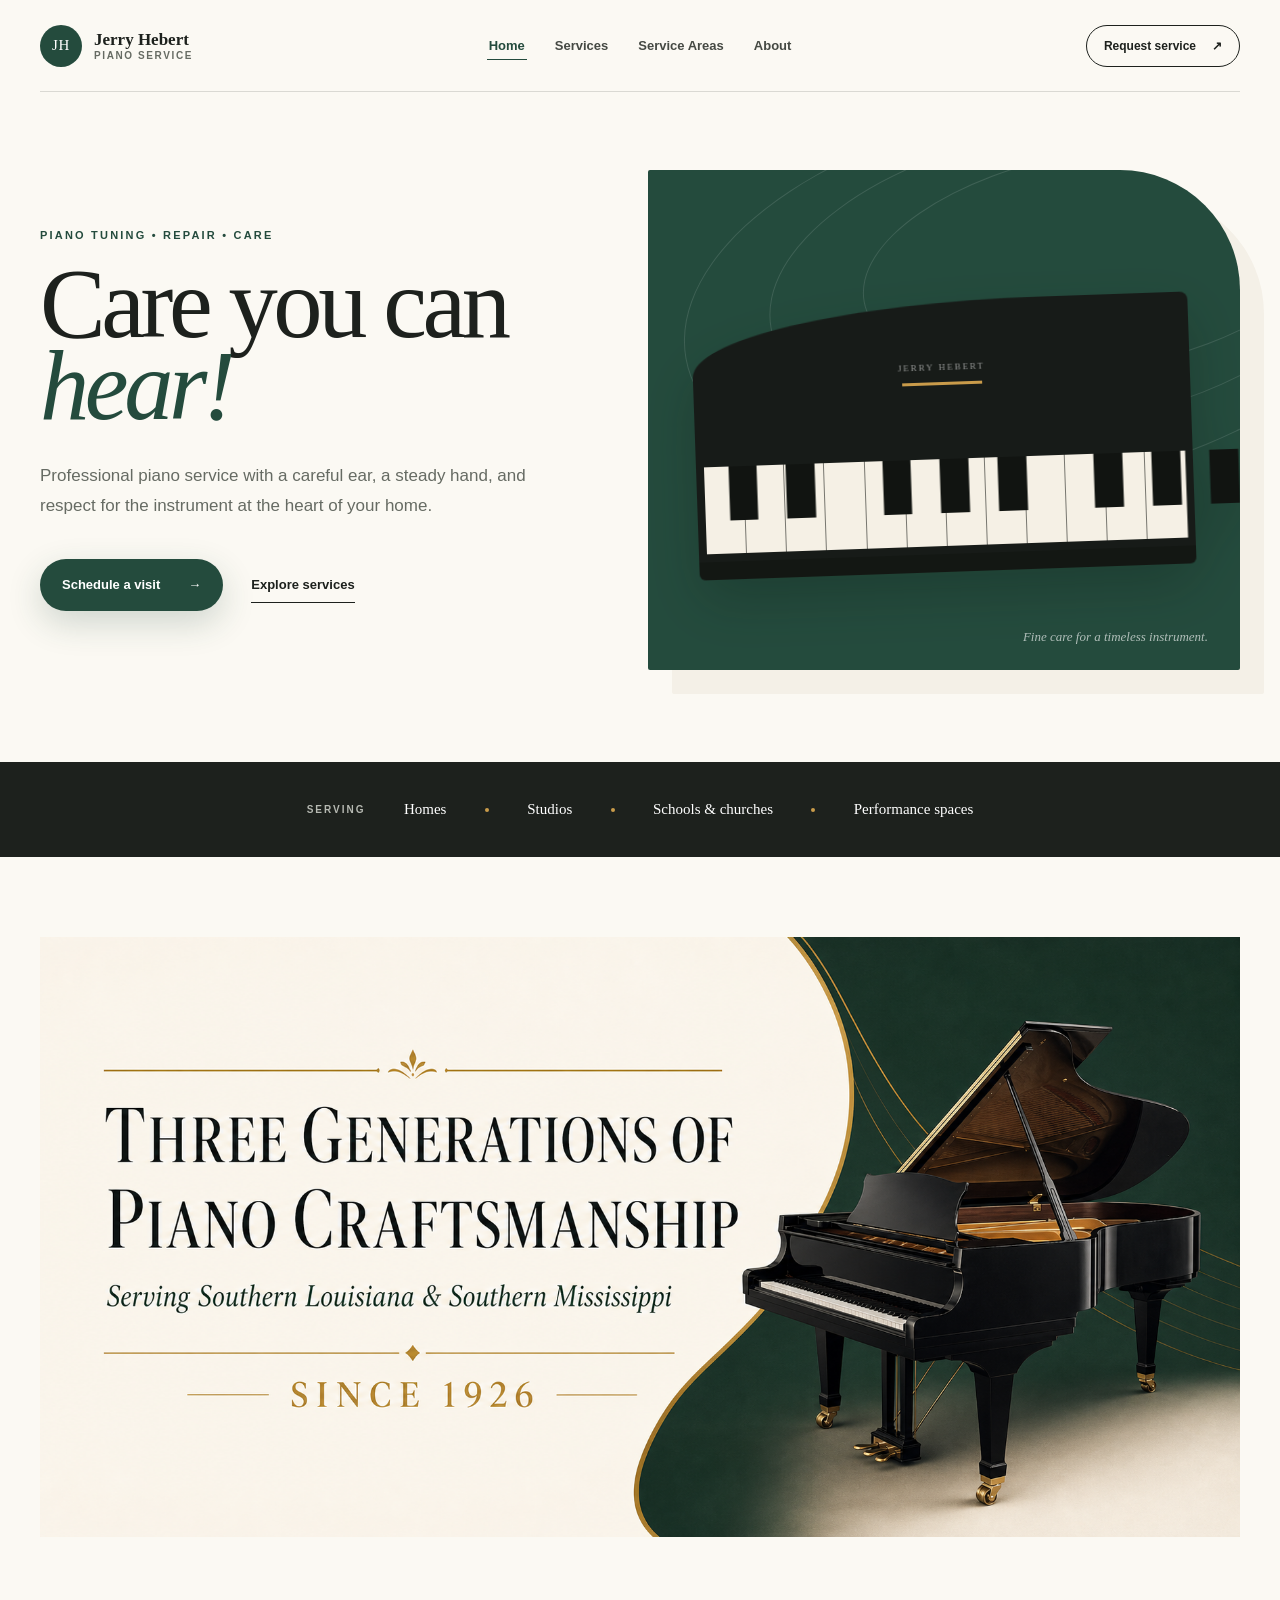
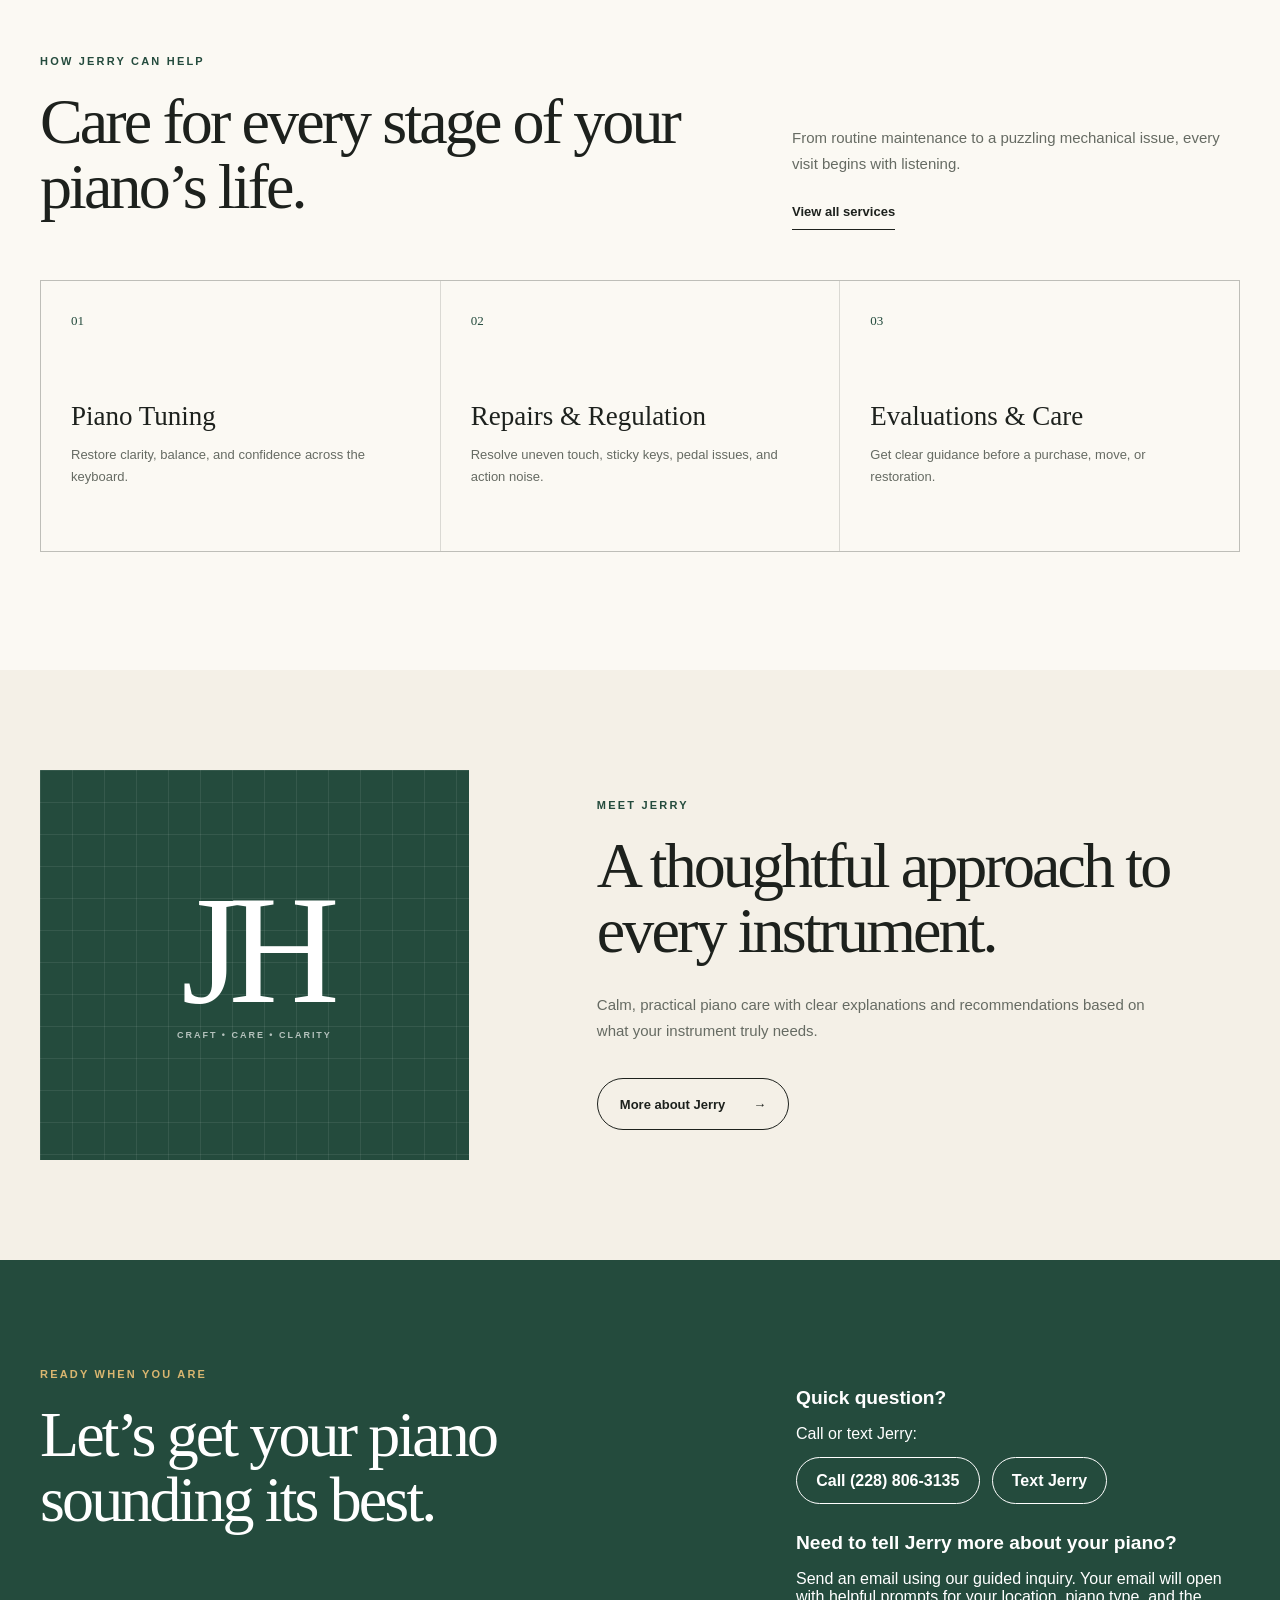
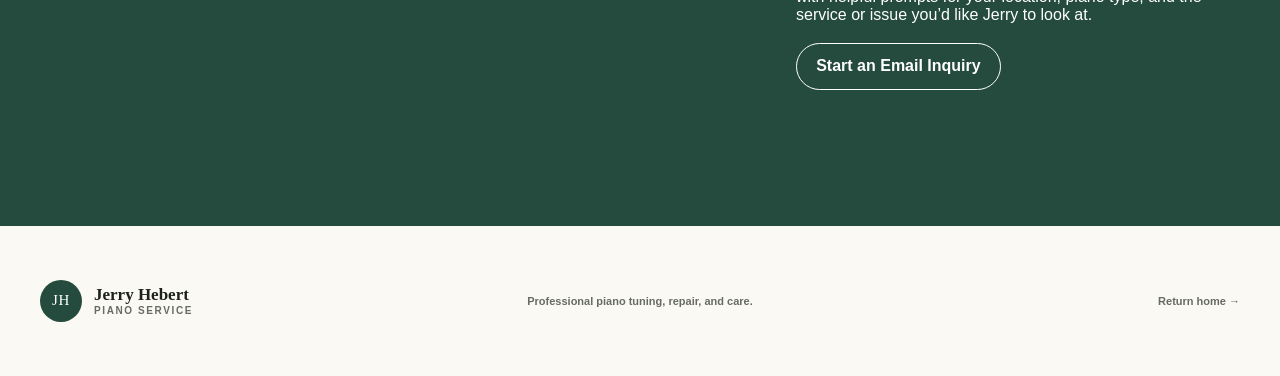
<file: index.html>
<!doctype html>
<html lang="en">
<head>
  <meta charset="utf-8">
  <meta name="viewport" content="width=device-width, initial-scale=1">
  <meta name="description" content="Professional piano tuning, repair, evaluation, and restoration from Jerry Hebert Piano Service. Serving Biloxi, the Mississippi Gulf Coast, New Iberia, and Acadiana.">

<title>Piano Tuning & Repair in Biloxi and New Iberia | Jerry Hebert Piano Service</title>
  <link rel="stylesheet" href="styles.css">
</head>
<body>
  <header class="site-header">
    <a class="brand" href="index.html" aria-label="Jerry Hebert Piano Service home">
      <span class="brand-mark" aria-hidden="true">JH</span>
      <span class="brand-copy"><strong>Jerry Hebert</strong><span>Piano Service</span></span>
    </a>
    <nav class="site-nav" aria-label="Main navigation">
      <a class="active" href="index.html" aria-current="page">Home</a>
      <a href="services.html">Services</a>
      <a href="service-areas.html">Service Areas</a>
      <a href="about.html">About</a>
    </nav>
    <a class="header-cta" href="#contact">Request service <span aria-hidden="true">↗</span></a>
  </header>

  <main>
    <section class="hero" aria-labelledby="hero-title">
      <div>
        <p class="eyebrow">Piano tuning • repair • care</p>
        <h1 id="hero-title">Care you can<span>hear!</span></h1>
        <p class="hero-intro">Professional piano service with a careful ear, a steady hand, and respect for the instrument at the heart of your home.</p>
        <div class="hero-actions">
          <a class="button button-primary" href="#contact">Schedule a visit <span aria-hidden="true">→</span></a>
          <a class="text-link" href="services.html">Explore services</a>
        </div>
      </div>

      <div class="hero-art" aria-hidden="true">
        <div class="sound-line sound-line-one"></div>
        <div class="sound-line sound-line-two"></div>
        <div class="sound-line sound-line-three"></div>
        <div class="piano">
          <div class="piano-top">JERRY HEBERT<i></i></div>
          <div class="piano-keys">
            <span class="white-key"></span><span class="white-key"></span><span class="white-key"></span><span class="white-key"></span>
            <span class="white-key"></span><span class="white-key"></span><span class="white-key"></span><span class="white-key"></span>
            <span class="white-key"></span><span class="white-key"></span><span class="white-key"></span><span class="white-key"></span>
            <span class="black-key" style="left:8%"></span><span class="black-key" style="left:20%"></span>
            <span class="black-key" style="left:40%"></span><span class="black-key" style="left:52%"></span>
            <span class="black-key" style="left:64%"></span><span class="black-key" style="left:84%"></span>
            <span class="black-key" style="left:96%"></span><span class="black-key" style="left:108%"></span>
          </div>
          <div class="piano-base"></div>
        </div>
        <p class="art-note">Fine care for a timeless instrument.</p>
      </div>
    </section>

    <div class="trust-strip" aria-label="Client types">
      <span>Serving</span><p>Homes</p><i></i><p>Studios</p><i></i><p>Schools & churches</p><i></i><p>Performance spaces</p>
    </div>
    <section class="heritage-feature">
  <img src="images/jerry-hebert-heritage-banner.png"
     alt="Jerry Hebert Piano Service three generations of piano craftsmanship since 1926">
</section>

    <section class="section" aria-labelledby="care-title">
      <div class="section-heading">
        <div><p class="eyebrow">How Jerry can help</p><h2 id="care-title">Care for every stage of your piano’s life.</h2></div>
        <div class="heading-action">
          <p>From routine maintenance to a puzzling mechanical issue, every visit begins with listening.</p>
          <a class="text-link" href="services.html">View all services</a>
        </div>
      </div>
      <div class="home-feature-grid">
        <article><span>01</span><h3>Piano Tuning</h3><p>Restore clarity, balance, and confidence across the keyboard.</p></article>
        <article><span>02</span><h3>Repairs & Regulation</h3><p>Resolve uneven touch, sticky keys, pedal issues, and action noise.</p></article>
        <article><span>03</span><h3>Evaluations & Care</h3><p>Get clear guidance before a purchase, move, or restoration.</p></article>
      </div>
    </section>

    <section class="home-about-preview" aria-labelledby="home-about-title">
      <div class="mini-monogram" aria-hidden="true"><span>JH</span><p>Craft • Care • Clarity</p></div>
      <div>
        <p class="eyebrow">Meet Jerry</p>
        <h2 id="home-about-title">A thoughtful approach to every instrument.</h2>
        <p>Calm, practical piano care with clear explanations and recommendations based on what your instrument truly needs.</p>
        <a class="button button-outline" href="about.html">More about Jerry <span aria-hidden="true">→</span></a>
      </div>
    </section>

    <section class="contact-section" id="contact" aria-labelledby="contact-title">
  <div>
    <p class="eyebrow">Ready when you are</p>
    <h2 id="contact-title">Let’s get your piano sounding its best.</h2>
  </div>

  <div class="contact-copy">
    <div class="contact-option">
      <h3>Quick question?</h3>
      <p>Call or text Jerry:</p>

      <div class="contact-actions">
        <a class="contact-link" href="tel:+12288063135">
          Call (228) 806-3135
        </a>

        <a class="contact-link" href="sms:+12288063135">
          Text Jerry
        </a>
      </div>
    </div>

    <div class="contact-option">
      <h3>Need to tell Jerry more about your piano?</h3>
      <p>
        Send an email using our guided inquiry. Your email will open with
        helpful prompts for your location, piano type, and the service or
        issue you’d like Jerry to look at.
      </p>

      <a
        class="contact-link contact-email"
        href="mailto:pianosurgeon@gmail.com?subject=Piano%20Service%20Inquiry%20from%20the%20Website&body=Hello%20Jerry%2C%0D%0A%0D%0AI%27m%20interested%20in%20your%20piano%20services.%0D%0A%0D%0AName%3A%0D%0ALocation%3A%0D%0AType%20of%20piano%3A%0D%0AService%20needed%20or%20issue%3A%0D%0A%0D%0AThank%20you%21"
      >
        Start an Email Inquiry
      </a>
    </div>
  </div>
</section>
  </main>

  <footer class="site-footer">
    <a class="brand" href="index.html">
      <span class="brand-mark" aria-hidden="true">JH</span>
      <span class="brand-copy"><strong>Jerry Hebert</strong><span>Piano Service</span></span>
    </a>
    <p>Professional piano tuning, repair, and care.</p>
    <a href="index.html">Return home →</a>
  </footer>
</body>
</html>
</file>
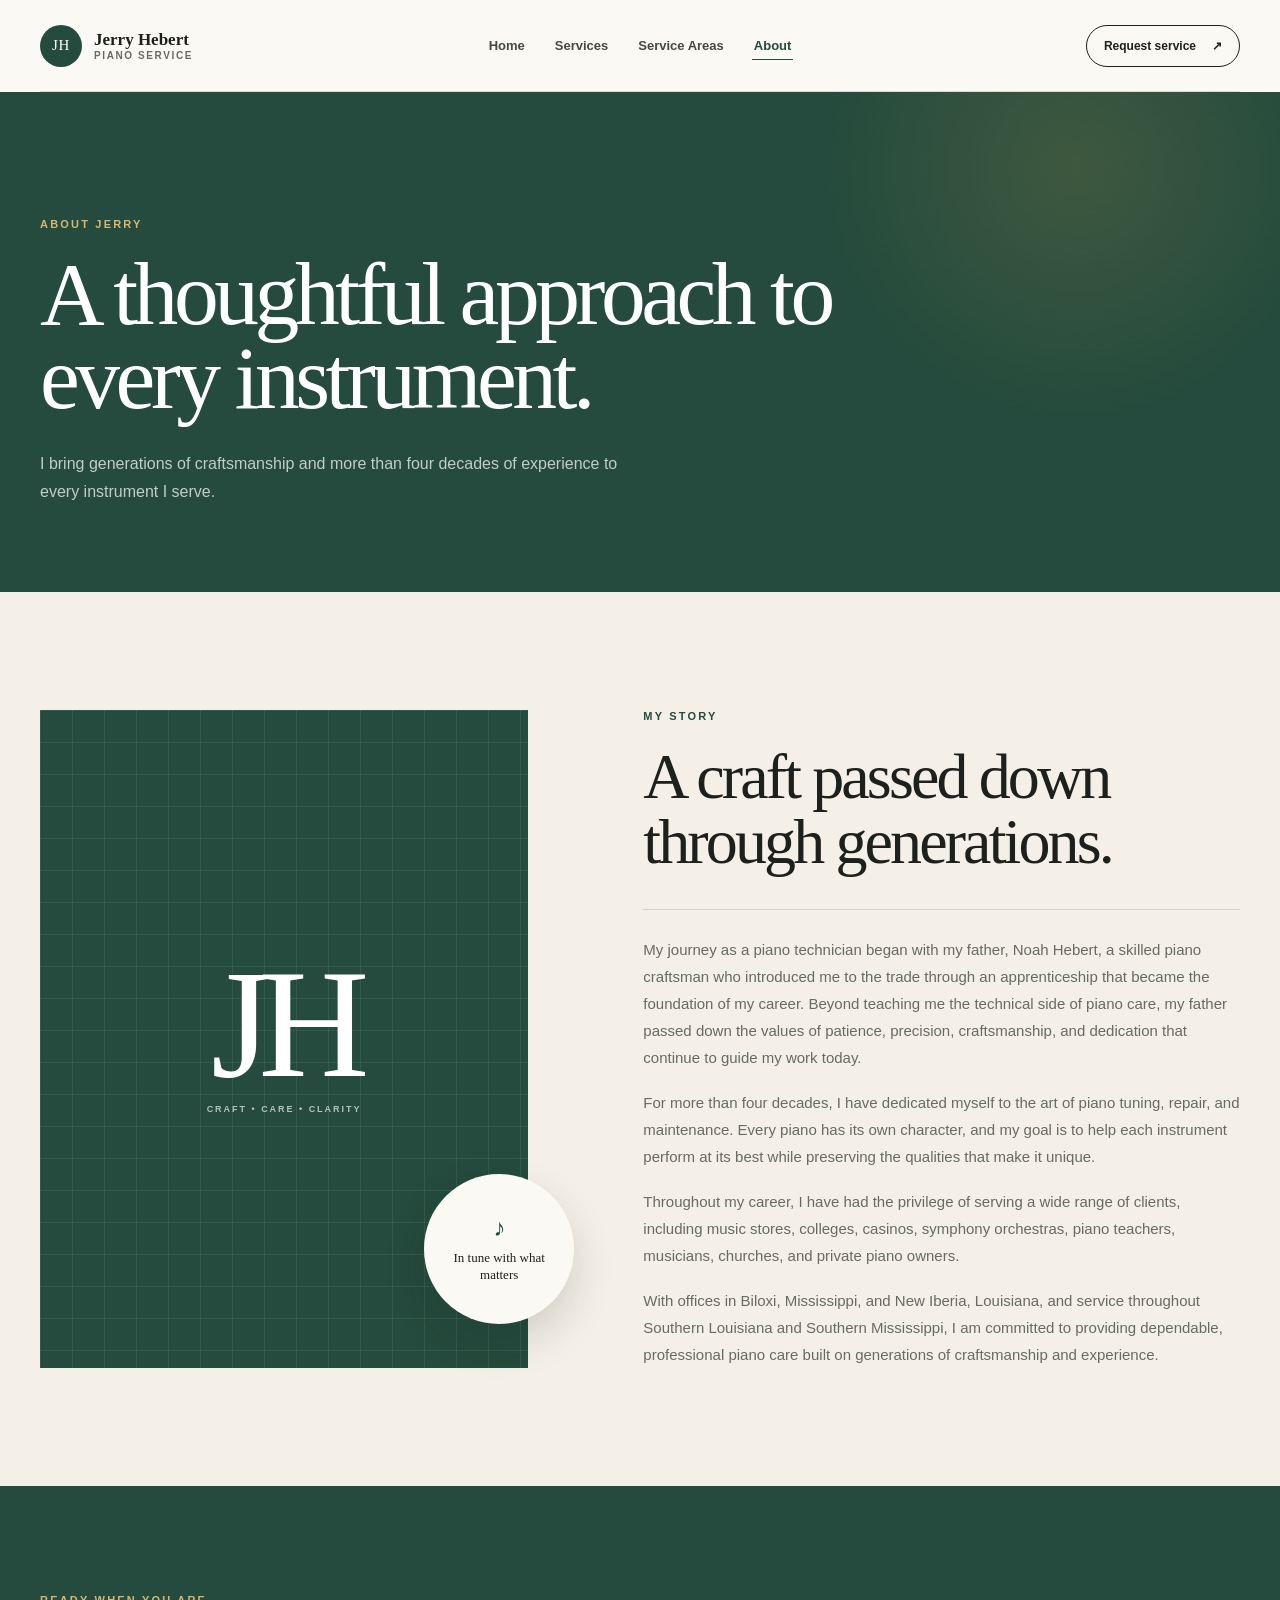
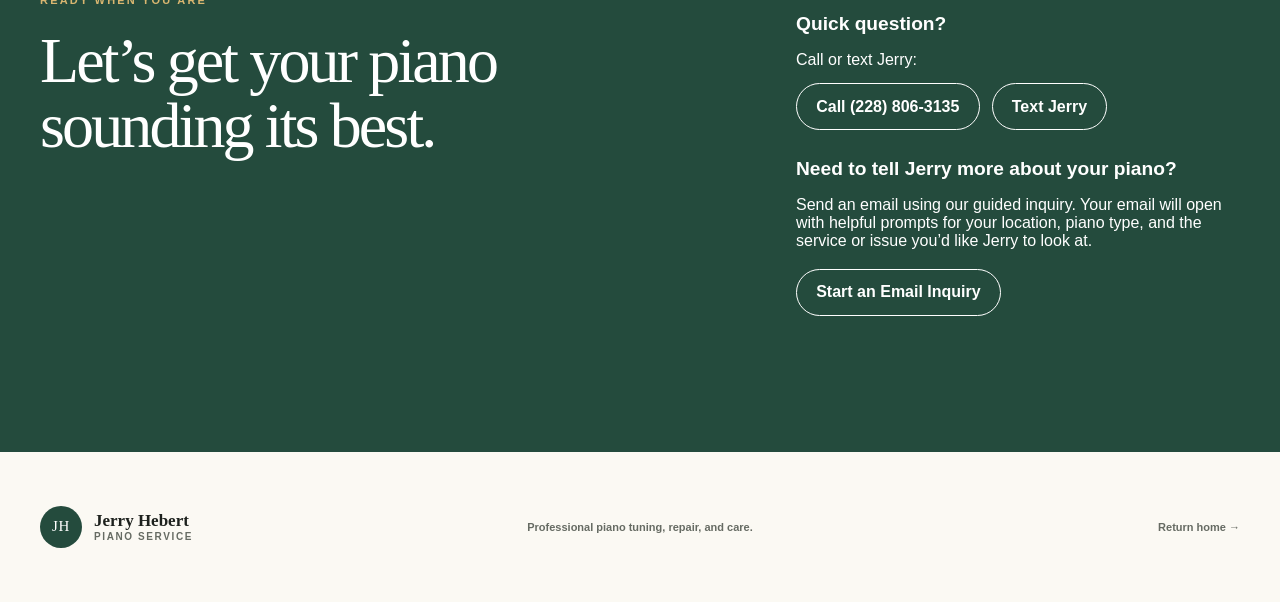
<file: about.html>
<!doctype html>
<html lang="en">
<head>
  <head>
  <meta charset="utf-8">
  <meta name="viewport" content="width=device-width, initial-scale=1">
  <meta name="description" content="Meet Jerry Hebert, a third-generation piano craftsman with more than 40 years of experience tuning, repairing, and restoring pianos throughout Louisiana and Mississippi.">
  <title>About Jerry Hebert | Third-Generation Piano Technician</title>
  <link rel="stylesheet" href="styles.css">
</head>
</head>
<body>
  <header class="site-header">
    <a class="brand" href="index.html" aria-label="Jerry Hebert Piano Service home">
      <span class="brand-mark" aria-hidden="true">JH</span>
      <span class="brand-copy"><strong>Jerry Hebert</strong><span>Piano Service</span></span>
    </a>
    <nav class="site-nav" aria-label="Main navigation">
      <a href="index.html">Home</a>
      <a href="services.html">Services</a>
      <a href="service-areas.html">Service Areas</a>
      <a class="active" href="about.html" aria-current="page">About</a>
    </nav>
    <a class="header-cta" href="index.html#contact">Request service <span aria-hidden="true">↗</span></a>
  </header>

  <main>
    <section class="interior-hero">
      <p class="eyebrow">About Jerry</p>
      <h1>A thoughtful approach to every instrument.</h1>
      <p>I bring generations of craftsmanship and more than four decades of experience to every instrument I serve.</p>
    </section>

    <section class="section about-section" aria-labelledby="about-story">
      <div class="about-visual" aria-hidden="true">
        <div class="portrait-placeholder"><span>JH</span><p>Craft • Care • Clarity</p></div>
        <div class="about-badge"><span>♪</span><p>In tune with what matters</p></div>
      </div>
      <div class="about-copy">
        <p class="eyebrow">My story</p>
        <h2 id="about-story">A craft passed down through generations.</h2>
        <div class="about-history">
          <p>My journey as a piano technician began with my father, Noah Hebert, a skilled piano craftsman who introduced me to the trade through an apprenticeship that became the foundation of my career. Beyond teaching me the technical side of piano care, my father passed down the values of patience, precision, craftsmanship, and dedication that continue to guide my work today.</p>
          <p>For more than four decades, I have dedicated myself to the art of piano tuning, repair, and maintenance. Every piano has its own character, and my goal is to help each instrument perform at its best while preserving the qualities that make it unique.</p>
          <p>Throughout my career, I have had the privilege of serving a wide range of clients, including music stores, colleges, casinos, symphony orchestras, piano teachers, musicians, churches, and private piano owners.</p>
          <p>With offices in Biloxi, Mississippi, and New Iberia, Louisiana, and service throughout Southern Louisiana and Southern Mississippi, I am committed to providing dependable, professional piano care built on generations of craftsmanship and experience.</p>
        </div>
      </div>
    </section>

    <section class="contact-section" id="contact" aria-labelledby="contact-title">
  <div>
    <p class="eyebrow">Ready when you are</p>
    <h2 id="contact-title">Let’s get your piano sounding its best.</h2>
  </div>

  <div class="contact-copy">
    <div class="contact-option">
      <h3>Quick question?</h3>
      <p>Call or text Jerry:</p>

      <div class="contact-actions">
        <a class="contact-link" href="tel:+12288063135">
          Call (228) 806-3135
        </a>

        <a class="contact-link" href="sms:+12288063135">
          Text Jerry
        </a>
      </div>
    </div>

    <div class="contact-option">
      <h3>Need to tell Jerry more about your piano?</h3>
      <p>
        Send an email using our guided inquiry. Your email will open with
        helpful prompts for your location, piano type, and the service or
        issue you’d like Jerry to look at.
      </p>

      <a
        class="contact-link contact-email"
        href="mailto:pianosurgeon@gmail.com?subject=Piano%20Service%20Inquiry%20from%20the%20Website&body=Hello%20Jerry%2C%0D%0A%0D%0AI%27m%20interested%20in%20your%20piano%20services.%0D%0A%0D%0AName%3A%0D%0ALocation%3A%0D%0AType%20of%20piano%3A%0D%0AService%20needed%20or%20issue%3A%0D%0A%0D%0AThank%20you%21"
      >
        Start an Email Inquiry
      </a>
    </div>
  </div>
</section>
  </main>

  <footer class="site-footer">
    <a class="brand" href="index.html">
      <span class="brand-mark" aria-hidden="true">JH</span>
      <span class="brand-copy"><strong>Jerry Hebert</strong><span>Piano Service</span></span>
    </a>
    <p>Professional piano tuning, repair, and care.</p>
    <a href="index.html">Return home →</a>
  </footer>
</body>
</html>
</file>
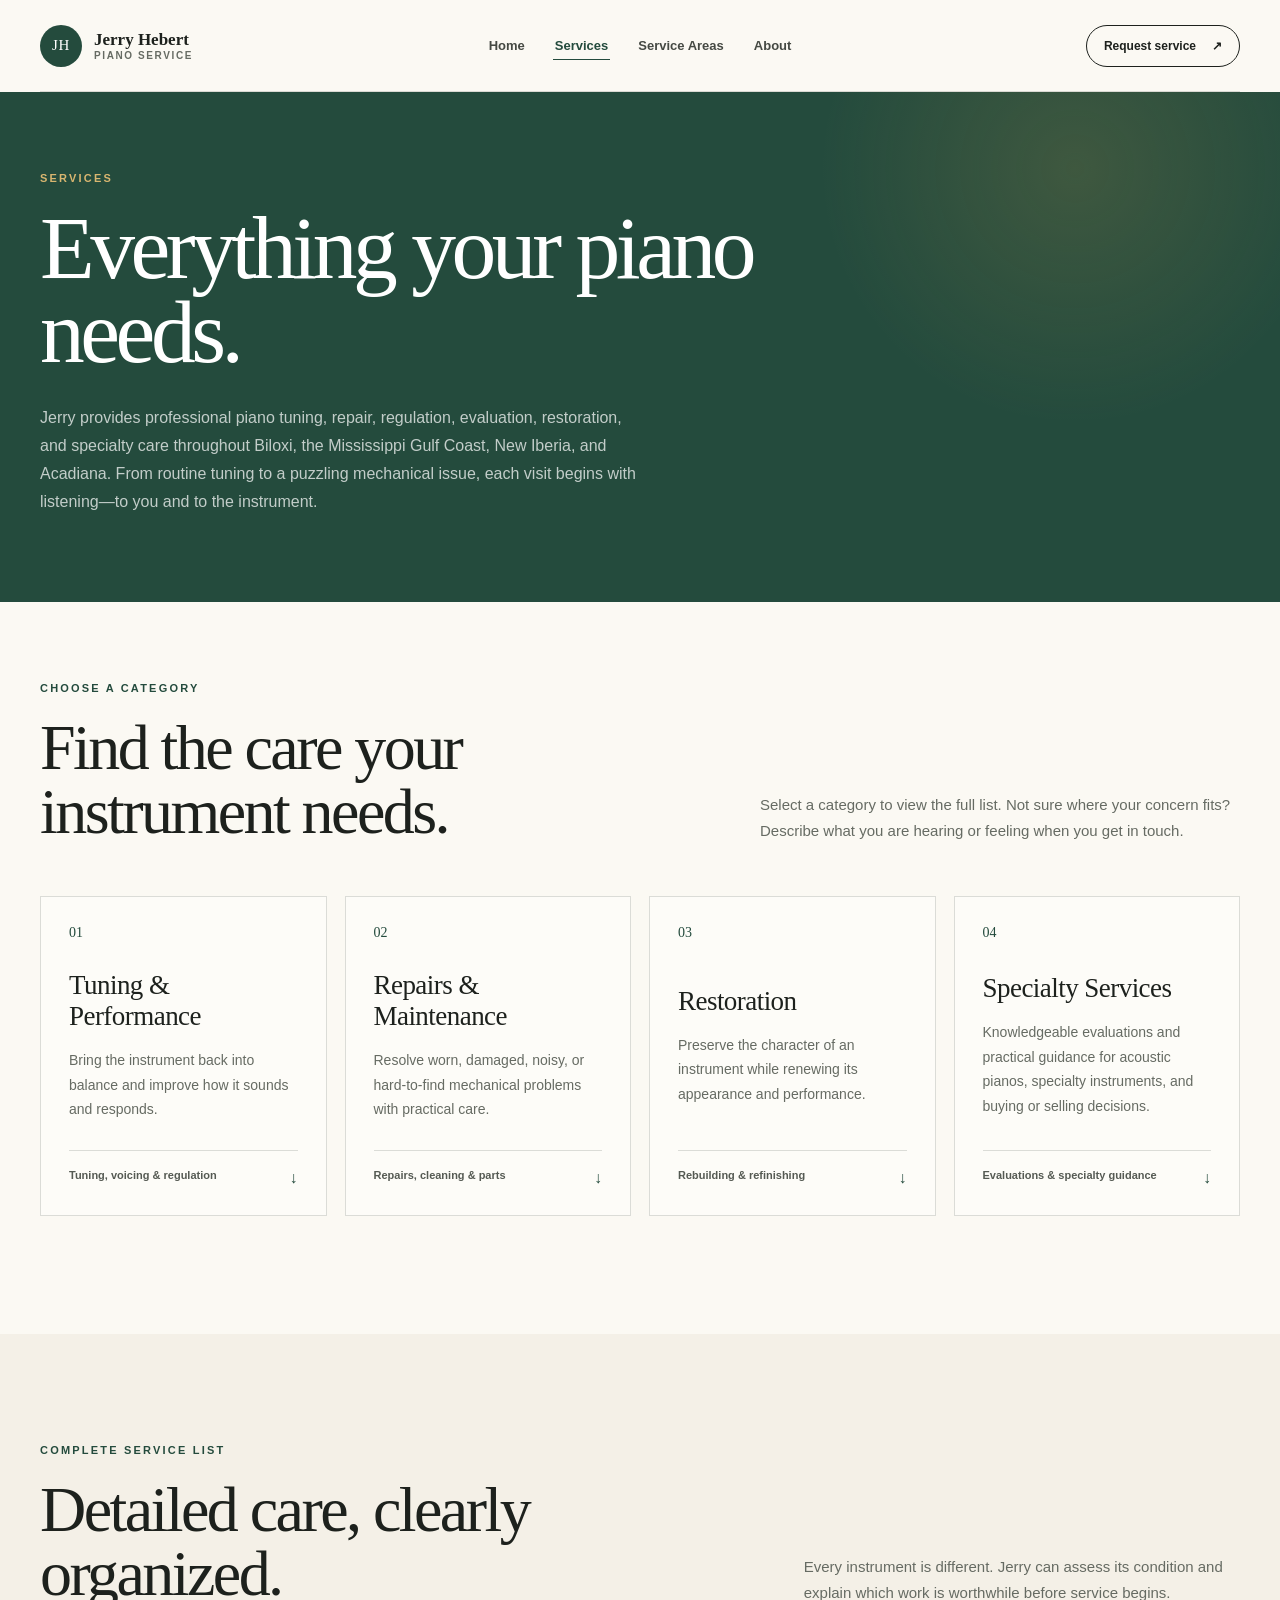
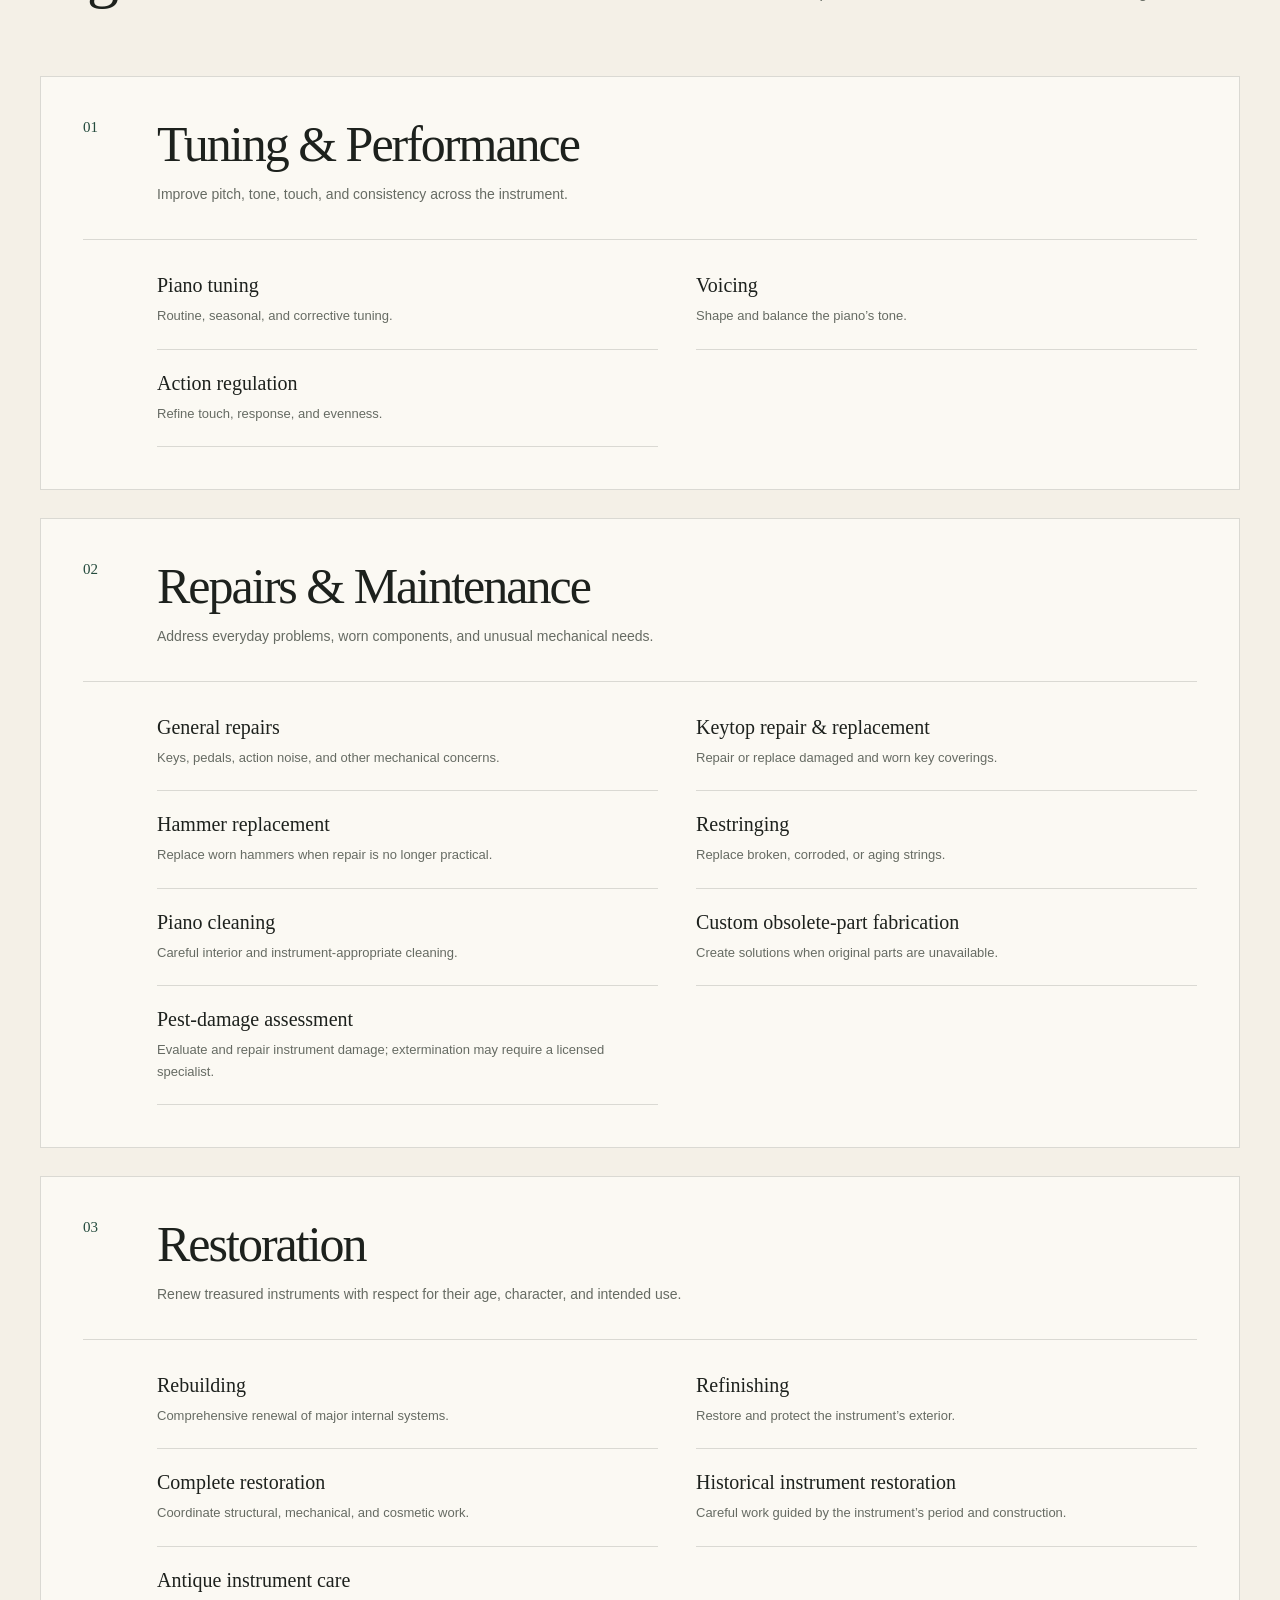
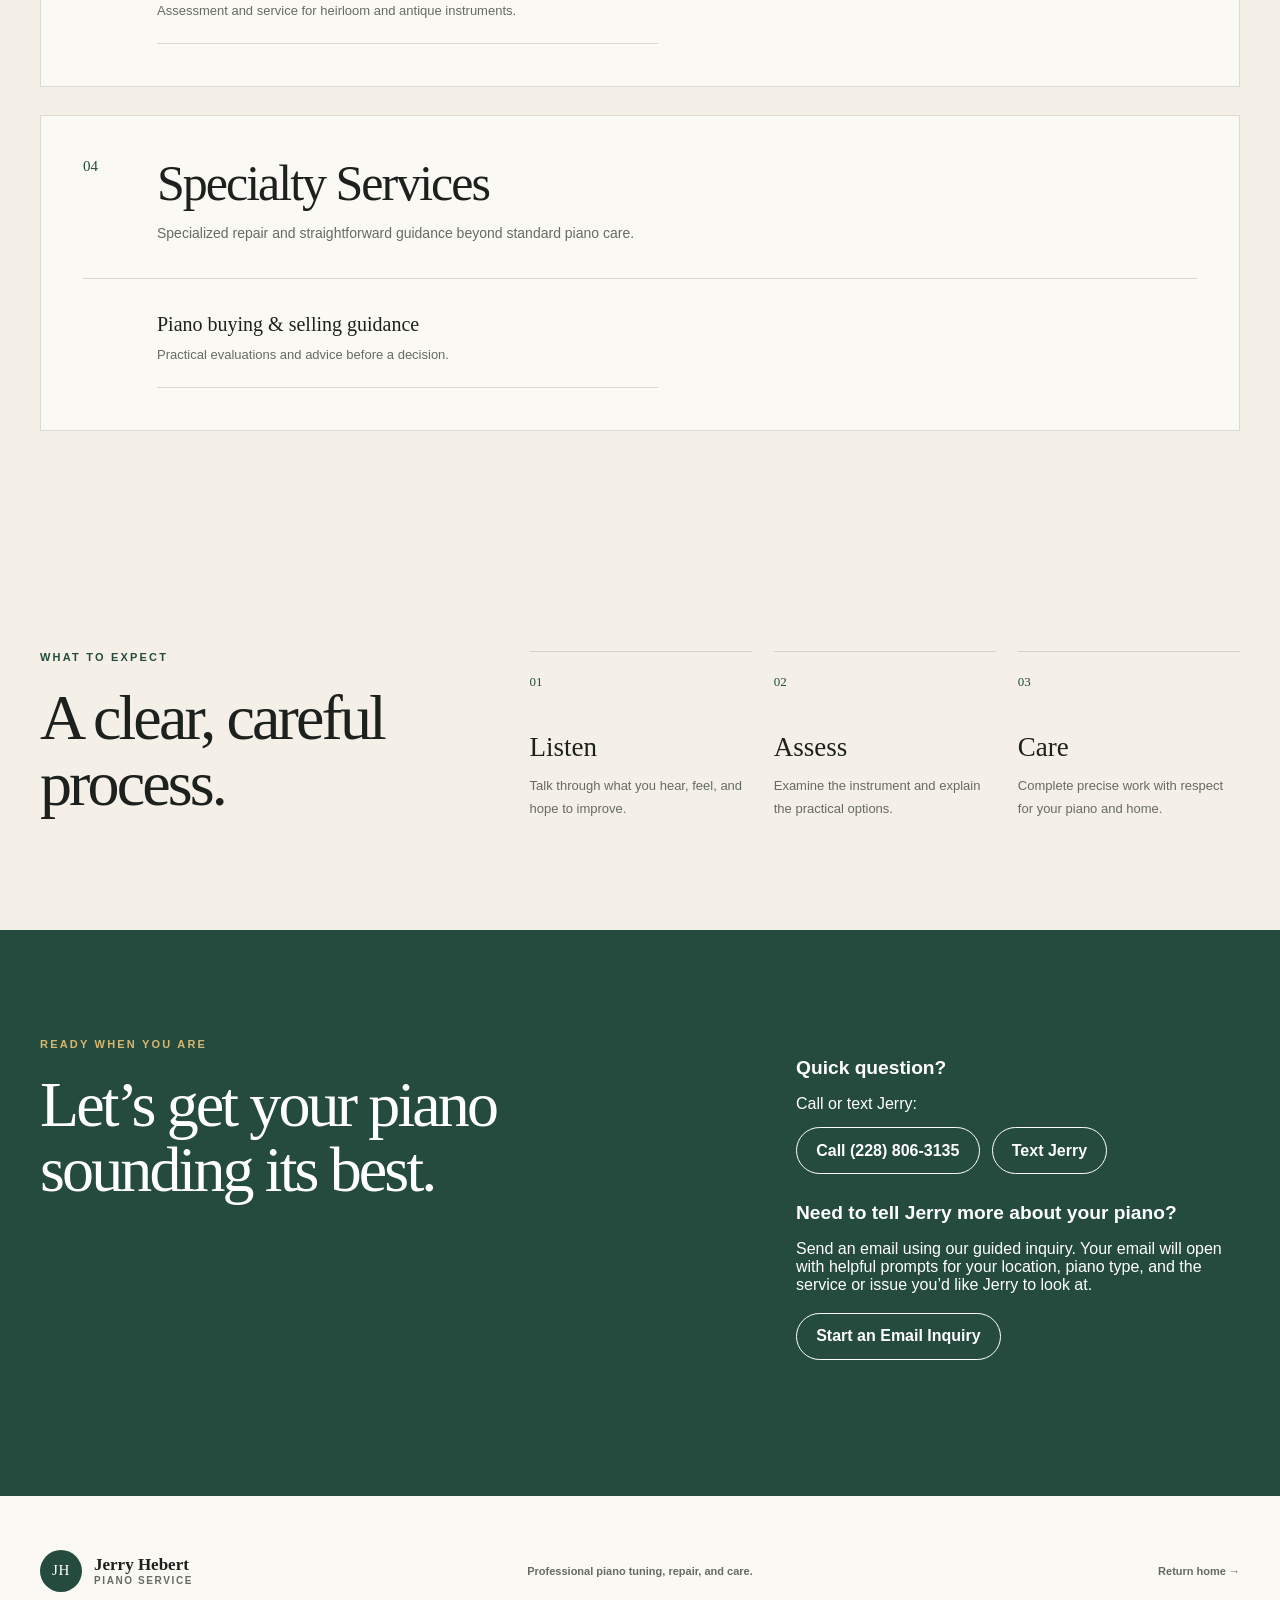
<file: services.html>
<!doctype html>
<html lang="en">
<head>
  <head>
  <meta charset="utf-8">
  <meta name="viewport" content="width=device-width, initial-scale=1">
  <meta name="description" content="Explore piano tuning, repair, regulation, evaluation, restoration, cleaning, and specialty services from Jerry Hebert, serving Biloxi, the Mississippi Gulf Coast, New Iberia, and Acadiana.">
  <title>Piano Tuning, Repair & Restoration | Jerry Hebert Piano Service</title>
  <link rel="stylesheet" href="styles.css">
</head>
<body>
  <header class="site-header">
    <a class="brand" href="index.html" aria-label="Jerry Hebert Piano Service home">
      <span class="brand-mark" aria-hidden="true">JH</span>
      <span class="brand-copy"><strong>Jerry Hebert</strong><span>Piano Service</span></span>
    </a>
    <nav class="site-nav" aria-label="Main navigation">
      <a href="index.html">Home</a>
      <a class="active" href="services.html" aria-current="page">Services</a>
      <a href="service-areas.html">Service Areas</a>
      <a href="about.html">About</a>
    </nav>
    <a class="header-cta" href="index.html#contact">Request service <span aria-hidden="true">↗</span></a>
  </header>

  <main>
    <section class="interior-hero">
      <p class="eyebrow">Services</p>
      <h1>Everything your piano needs.</h1>
      <p>Jerry provides professional piano tuning, repair, regulation, evaluation, restoration, and specialty care throughout Biloxi, the Mississippi Gulf Coast, New Iberia, and Acadiana. From routine tuning to a puzzling mechanical issue, each visit begins with listening—to you and to the instrument.</p>
    </section>

    <section class="section service-page-section" aria-label="Piano service categories">
      <div class="service-section-intro">
        <p class="eyebrow">Choose a category</p>
        <h2>Find the care your instrument needs.</h2>
        <p>Select a category to view the full list. Not sure where your concern fits? Describe what you are hearing or feeling when you get in touch.</p>
      </div>
      <div class="service-grid">
        <a class="service-card service-category-card" href="#tuning-performance">
          <span class="service-number">01</span>
          <div><h3>Tuning &amp; Performance</h3><p>Bring the instrument back into balance and improve how it sounds and responds.</p></div>
          <footer><span>Tuning, voicing &amp; regulation</span><span aria-hidden="true">↓</span></footer>
        </a>
        <a class="service-card service-category-card" href="#repairs-maintenance">
          <span class="service-number">02</span>
          <div><h3>Repairs &amp; Maintenance</h3><p>Resolve worn, damaged, noisy, or hard-to-find mechanical problems with practical care.</p></div>
          <footer><span>Repairs, cleaning &amp; parts</span><span aria-hidden="true">↓</span></footer>
        </a>
        <a class="service-card service-category-card" href="#restoration">
          <span class="service-number">03</span>
          <div><h3>Restoration</h3><p>Preserve the character of an instrument while renewing its appearance and performance.</p></div>
          <footer><span>Rebuilding &amp; refinishing</span><span aria-hidden="true">↓</span></footer>
        </a>
        <a class="service-card service-category-card" href="#specialty-services">
  <span class="service-number">04</span>
  <div>
    <h3>Specialty Services</h3>
    <p>Knowledgeable evaluations and practical guidance for acoustic pianos, specialty instruments, and buying or selling decisions.</p>
  </div>
  <footer>
    <span>Evaluations &amp; specialty guidance</span>
    <span aria-hidden="true">↓</span>
  </footer>
</a>
      </div>
    </section>

    <section class="service-details-section" aria-labelledby="services-list-title">
      <div class="service-details-heading">
        <div><p class="eyebrow">Complete service list</p><h2 id="services-list-title">Detailed care, clearly organized.</h2></div>
        <p>Every instrument is different. Jerry can assess its condition and explain which work is worthwhile before service begins.</p>
      </div>

      <div class="service-detail-list">
        <article class="service-detail-group" id="tuning-performance">
          <header><span>01</span><div><h2>Tuning &amp; Performance</h2><p>Improve pitch, tone, touch, and consistency across the instrument.</p></div></header>
          <ul class="service-items">
            <li><h3>Piano tuning</h3><p>Routine, seasonal, and corrective tuning.</p></li>
            <li><h3>Voicing</h3><p>Shape and balance the piano’s tone.</p></li>
            <li><h3>Action regulation</h3><p>Refine touch, response, and evenness.</p></li>
          </ul>
        </article>

        <article class="service-detail-group" id="repairs-maintenance">
          <header><span>02</span><div><h2>Repairs &amp; Maintenance</h2><p>Address everyday problems, worn components, and unusual mechanical needs.</p></div></header>
          <ul class="service-items">
            <li><h3>General repairs</h3><p>Keys, pedals, action noise, and other mechanical concerns.</p></li>
            <li><h3>Keytop repair &amp; replacement</h3><p>Repair or replace damaged and worn key coverings.</p></li>
            <li><h3>Hammer replacement</h3><p>Replace worn hammers when repair is no longer practical.</p></li>
            <li><h3>Restringing</h3><p>Replace broken, corroded, or aging strings.</p></li>
            <li><h3>Piano cleaning</h3><p>Careful interior and instrument-appropriate cleaning.</p></li>
            <li><h3>Custom obsolete-part fabrication</h3><p>Create solutions when original parts are unavailable.</p></li>
            <li><h3>Pest-damage assessment</h3><p>Evaluate and repair instrument damage; extermination may require a licensed specialist.</p></li>
          </ul>
        </article>

        <article class="service-detail-group" id="restoration">
          <header><span>03</span><div><h2>Restoration</h2><p>Renew treasured instruments with respect for their age, character, and intended use.</p></div></header>
          <ul class="service-items">
            <li><h3>Rebuilding</h3><p>Comprehensive renewal of major internal systems.</p></li>
            <li><h3>Refinishing</h3><p>Restore and protect the instrument’s exterior.</p></li>
            <li><h3>Complete restoration</h3><p>Coordinate structural, mechanical, and cosmetic work.</p></li>
            <li><h3>Historical instrument restoration</h3><p>Careful work guided by the instrument’s period and construction.</p></li>
            <li><h3>Antique instrument care</h3><p>Assessment and service for heirloom and antique instruments.</p></li>
          </ul>
        </article>

        <article class="service-detail-group" id="specialty-services">
          <header><span>04</span><div><h2>Specialty Services</h2><p>Specialized repair and straightforward guidance beyond standard piano care.</p></div></header>
          <ul class="service-items">
            <li><h3>Piano buying &amp; selling guidance</h3><p>Practical evaluations and advice before a decision.</p></li>
          </ul>
        </article>
      </div>
    </section>

    <section class="process-section" aria-labelledby="process-title">
      <div><p class="eyebrow">What to expect</p><h2 id="process-title">A clear, careful process.</h2></div>
      <div class="process-grid">
        <article><span>01</span><h3>Listen</h3><p>Talk through what you hear, feel, and hope to improve.</p></article>
        <article><span>02</span><h3>Assess</h3><p>Examine the instrument and explain the practical options.</p></article>
        <article><span>03</span><h3>Care</h3><p>Complete precise work with respect for your piano and home.</p></article>
      </div>
    </section>

   <section class="contact-section" id="contact" aria-labelledby="contact-title">
  <div>
    <p class="eyebrow">Ready when you are</p>
    <h2 id="contact-title">Let’s get your piano sounding its best.</h2>
  </div>

  <div class="contact-copy">
    <div class="contact-option">
      <h3>Quick question?</h3>
      <p>Call or text Jerry:</p>

      <div class="contact-actions">
        <a class="contact-link" href="tel:+12288063135">
          Call (228) 806-3135
        </a>

        <a class="contact-link" href="sms:+12288063135">
          Text Jerry
        </a>
      </div>
    </div>

    <div class="contact-option">
      <h3>Need to tell Jerry more about your piano?</h3>
      <p>
        Send an email using our guided inquiry. Your email will open with
        helpful prompts for your location, piano type, and the service or
        issue you’d like Jerry to look at.
      </p>

      <a
        class="contact-link contact-email"
        href="mailto:pianosurgeon@gmail.com?subject=Piano%20Service%20Inquiry%20from%20the%20Website&body=Hello%20Jerry%2C%0D%0A%0D%0AI%27m%20interested%20in%20your%20piano%20services.%0D%0A%0D%0AName%3A%0D%0ALocation%3A%0D%0AType%20of%20piano%3A%0D%0AService%20needed%20or%20issue%3A%0D%0A%0D%0AThank%20you%21"
      >
        Start an Email Inquiry
      </a>
    </div>
  </div>
</section>
  </main>

  <footer class="site-footer">
    <a class="brand" href="index.html">
      <span class="brand-mark" aria-hidden="true">JH</span>
      <span class="brand-copy"><strong>Jerry Hebert</strong><span>Piano Service</span></span>
    </a>
    <p>Professional piano tuning, repair, and care.</p>
    <a href="index.html">Return home →</a>
  </footer>
</body>
</html>
</file>
<file: styles.css>
:root {
  --ink: #1d211d;
  --muted: #666b63;
  --ivory: #f4f0e7;
  --paper: #fbf9f3;
  --green: #244b3d;
  --green-dark: #17352b;
  --gold: #c99b4a;
  --line: rgba(29, 33, 29, 0.15);
}

* { box-sizing: border-box; }
html { scroll-behavior: smooth; scroll-padding-top: 96px; }
body {
  margin: 0;
  background: var(--paper);
  color: var(--ink);
  font-family: Inter, ui-sans-serif, -apple-system, BlinkMacSystemFont, "Segoe UI", sans-serif;
  -webkit-font-smoothing: antialiased;
}
a { color: inherit; text-decoration: none; }
a:focus-visible { outline: 3px solid var(--gold); outline-offset: 4px; }

.site-header {
  width: min(100% - 48px, 1200px);
  height: 92px;
  margin: 0 auto;
  display: grid;
  grid-template-columns: 1fr auto 1fr;
  align-items: center;
  border-bottom: 1px solid var(--line);
}

.heritage-feature {
  padding: 80px max(24px, calc((100vw - 1200px) / 2)) 0;
}

.heritage-feature img {
  display: block;
  width: 100%;
  height: auto;
}
.brand { display: inline-flex; align-items: center; gap: 12px; width: max-content; }
.brand-mark {
  width: 42px;
  height: 42px;
  display: grid;
  place-items: center;
  border-radius: 50%;
  background: var(--green);
  color: white;
  font: 15px Georgia, serif;
  letter-spacing: 0.04em;
}
.brand-copy { display: flex; flex-direction: column; gap: 2px; }
.brand-copy strong { font: 600 17px/1 Georgia, serif; }
.brand-copy span {
  color: var(--muted);
  font-size: 10px;
  font-weight: 700;
  letter-spacing: 0.16em;
  text-transform: uppercase;
}
.site-nav { display: flex; align-items: center; gap: 26px; }
.site-nav a {
  position: relative;
  padding: 12px 2px;
  color: #454943;
  font-size: 13px;
  font-weight: 700;
}
.site-nav a::after {
  content: "";
  position: absolute;
  right: 0;
  bottom: 5px;
  left: 0;
  height: 1px;
  background: var(--green);
  transform: scaleX(0);
  transition: transform 180ms ease;
}
.site-nav a:hover::after,
.site-nav a:focus-visible::after,
.site-nav a.active::after { transform: scaleX(1); }
.site-nav a.active { color: var(--green); }
.header-cta {
  justify-self: end;
  display: inline-flex;
  align-items: center;
  gap: 16px;
  padding: 13px 17px;
  border: 1px solid var(--ink);
  border-radius: 999px;
  font-size: 12px;
  font-weight: 800;
  transition: 180ms ease;
}
.header-cta:hover { background: var(--ink); color: white; }

.eyebrow {
  margin: 0 0 22px;
  color: var(--green);
  font-size: 11px;
  font-weight: 900;
  letter-spacing: 0.2em;
  text-transform: uppercase;
}
.hero {
  width: min(100% - 48px, 1200px);
  min-height: 670px;
  margin: 0 auto;
  display: grid;
  grid-template-columns: 0.95fr 1.05fr;
  align-items: center;
  gap: 72px;
  padding: 60px 0 74px;
}
.hero h1,
.section h2,
.contact-section h2,
.home-about-preview h2,
.process-section h2 {
  margin: 0;
  font-family: Georgia, "Times New Roman", serif;
  font-weight: 500;
  letter-spacing: -0.045em;
}
.hero h1 { max-width: 650px; font-size: clamp(74px, 7.7vw, 120px); line-height: 0.83; }
.hero h1 span { display: block; color: var(--green); font-style: italic; font-weight: 400; }
.hero-intro {
  max-width: 515px;
  margin: 34px 0 0;
  color: var(--muted);
  font-size: 17px;
  line-height: 1.75;
}
.hero-actions { display: flex; align-items: center; gap: 28px; margin-top: 38px; }
.button {
  display: inline-flex;
  align-items: center;
  justify-content: center;
  gap: 28px;
  min-height: 52px;
  padding: 0 22px;
  border-radius: 999px;
  font-size: 13px;
  font-weight: 800;
  transition: 180ms ease;
}
.button-primary { background: var(--green); color: white; box-shadow: 0 12px 34px rgba(36, 75, 61, 0.2); }
.button-primary:hover { background: var(--green-dark); transform: translateY(-2px); }
.button-outline { border: 1px solid var(--ink); }
.button-outline:hover { background: var(--ink); color: white; }
.text-link { padding: 10px 0; border-bottom: 1px solid var(--ink); font-size: 13px; font-weight: 800; }

.hero-art {
  min-height: 500px;
  border-radius: 2px 120px 2px 2px;
  background: var(--green);
  position: relative;
  overflow: hidden;
  box-shadow: 24px 24px 0 var(--ivory);
}
.sound-line {
  position: absolute;
  border: 1px solid rgba(255, 255, 255, 0.12);
  border-radius: 50%;
  transform: rotate(-10deg);
}
.sound-line-one { width: 480px; height: 220px; top: -20px; right: -100px; }
.sound-line-two { width: 600px; height: 300px; top: -44px; right: -126px; }
.sound-line-three { width: 720px; height: 380px; top: -64px; right: -160px; }
.piano {
  position: absolute;
  right: 8%;
  bottom: 98px;
  left: 8%;
  filter: drop-shadow(0 22px 28px rgba(9, 22, 17, 0.25));
  transform: rotate(-2deg);
}
.piano-top {
  height: 154px;
  padding-top: 62px;
  border-radius: 70% 8px 0 0 / 45% 8px 0 0;
  background: #171b18;
  color: rgba(255, 255, 255, 0.55);
  text-align: center;
  font: 9px Georgia, serif;
  letter-spacing: 0.22em;
}
.piano-top i { display: block; width: 16%; height: 3px; margin: 10px auto 0; background: var(--gold); }
.piano-keys { height: 100px; display: flex; border: 8px solid #171b18; border-top-width: 5px; position: relative; }
.white-key { flex: 1; background: #f5f0e5; border-right: 1px solid #77766f; }
.black-key {
  width: 6%;
  height: 62%;
  background: #111411;
  position: absolute;
  top: 0;
  transform: translateX(-50%);
  z-index: 2;
}
.piano-base { height: 18px; border-radius: 0 0 6px 6px; background: #131713; }
.art-note {
  position: absolute;
  right: 32px;
  bottom: 25px;
  margin: 0;
  color: rgba(255, 255, 255, 0.64);
  font: italic 13px Georgia, serif;
}
.trust-strip {
  min-height: 95px;
  display: flex;
  align-items: center;
  justify-content: center;
  gap: clamp(20px, 3vw, 46px);
  padding: 22px 24px;
  background: var(--ink);
  color: white;
}
.trust-strip span {
  color: #b6b9b2;
  font-size: 10px;
  font-weight: 800;
  letter-spacing: 0.2em;
  text-transform: uppercase;
}
.trust-strip p { margin: 0; font: 15px Georgia, serif; }
.trust-strip i { width: 4px; height: 4px; border-radius: 50%; background: var(--gold); }

.section { padding: 118px max(24px, calc((100vw - 1200px) / 2)); }
.section-heading { display: grid; grid-template-columns: 1.2fr 0.8fr; align-items: end; gap: 80px; }
.section h2,
.contact-section h2,
.home-about-preview h2,
.process-section h2 { font-size: clamp(48px, 5vw, 72px); line-height: 1.02; }
.heading-action > p {
  max-width: 440px;
  margin: 0 0 24px;
  color: var(--muted);
  font-size: 15px;
  line-height: 1.75;
}
.home-feature-grid {
  display: grid;
  grid-template-columns: repeat(3, 1fr);
  gap: 1px;
  margin-top: 60px;
  background: var(--line);
  border: 1px solid var(--line);
}
.home-feature-grid article { min-height: 270px; padding: 30px; background: var(--paper); }
.home-feature-grid article > span,
.process-grid article > span { color: var(--green); font: 13px Georgia, serif; }
.home-feature-grid h3,
.process-grid h3 { margin: 72px 0 12px; font: 500 27px Georgia, serif; }
.home-feature-grid p,
.process-grid p { margin: 0; color: var(--muted); font-size: 13px; line-height: 1.7; }
.home-about-preview {
  display: grid;
  grid-template-columns: 0.8fr 1.2fr;
  align-items: center;
  gap: clamp(70px, 10vw, 150px);
  padding: 100px max(24px, calc((100vw - 1200px) / 2));
  background: var(--ivory);
}
.mini-monogram,
.portrait-placeholder {
  display: grid;
  place-content: center;
  gap: 18px;
  background:
    linear-gradient(rgba(255, 255, 255, 0.08) 1px, transparent 1px),
    linear-gradient(90deg, rgba(255, 255, 255, 0.08) 1px, transparent 1px),
    var(--green);
  background-size: 32px 32px;
  color: white;
  text-align: center;
}
.mini-monogram { min-height: 390px; }
.mini-monogram > span,
.portrait-placeholder > span { font: clamp(94px, 12vw, 160px)/0.8 Georgia, serif; letter-spacing: -0.08em; }
.mini-monogram p,
.portrait-placeholder p {
  margin: 0;
  color: rgba(255, 255, 255, 0.66);
  font-size: 9px;
  font-weight: 800;
  letter-spacing: 0.22em;
  text-transform: uppercase;
}
.home-about-preview > div:last-child > p:not(.eyebrow) {
  max-width: 570px;
  margin: 28px 0 34px;
  color: var(--muted);
  font-size: 15px;
  line-height: 1.75;
}

.interior-hero {
  min-height: 500px;
  display: grid;
  align-content: end;
  padding: 80px max(24px, calc((100vw - 1200px) / 2)) 86px;
  background:
    radial-gradient(circle at 84% 15%, rgba(201, 155, 74, 0.16), transparent 22%),
    var(--green);
  color: white;
}
.interior-hero .eyebrow { color: #d9b670; }
.interior-hero h1 {
  max-width: 920px;
  margin: 0;
  font: 500 clamp(62px, 7vw, 98px)/0.94 Georgia, serif;
  letter-spacing: -0.05em;
}
.interior-hero > p:last-child {
  max-width: 600px;
  margin: 30px 0 0;
  color: rgba(255, 255, 255, 0.72);
  font-size: 16px;
  line-height: 1.75;
}
.service-page-section { padding-top: 80px; }
.service-section-intro {
  display: grid;
  grid-template-columns: 1fr 0.75fr;
  gap: 32px 80px;
  align-items: end;
  margin-bottom: 52px;
}
.service-section-intro .eyebrow { grid-column: 1 / -1; margin-bottom: -10px; }
.service-section-intro h2,
.service-details-heading h2,
.service-detail-group h2 {
  margin: 0;
  font-family: Georgia, "Times New Roman", serif;
  font-weight: 500;
  letter-spacing: -0.04em;
}
.service-section-intro h2 { max-width: 680px; font-size: clamp(44px, 5vw, 68px); line-height: 1; }
.service-section-intro > p:last-child,
.service-details-heading > p {
  margin: 0;
  color: var(--muted);
  font-size: 15px;
  line-height: 1.75;
}
.service-grid { display: grid; grid-template-columns: repeat(3, 1fr); gap: 18px; margin-top: 60px; }
.service-page-section .service-grid { grid-template-columns: repeat(4, 1fr); margin-top: 0; }
.service-card {
  min-height: 360px;
  display: flex;
  flex-direction: column;
  padding: 28px;
  border: 1px solid var(--line);
  background: rgba(255, 255, 255, 0.4);
  transition: 200ms ease;
}
.service-card:hover {
  background: white;
  border-color: rgba(36, 75, 61, 0.55);
  transform: translateY(-6px);
  box-shadow: 0 24px 60px rgba(29, 33, 29, 0.08);
}
.service-number { color: var(--green); font: 14px Georgia, serif; }
.service-card > div { margin: auto 0; }
.service-card h3 { margin: 0 0 16px; font: 500 30px Georgia, serif; letter-spacing: -0.02em; }
.service-card p { margin: 0; color: var(--muted); font-size: 14px; line-height: 1.75; }
.service-card footer {
  display: flex;
  justify-content: space-between;
  gap: 16px;
  padding-top: 18px;
  border-top: 1px solid var(--line);
  color: #555a53;
  font-size: 11px;
  font-weight: 700;
}
.service-category-card { min-height: 320px; }
.service-category-card h3 { font-size: 27px; }
.service-category-card footer span:last-child { color: var(--green); font-size: 16px; }
.service-details-section {
  padding: 110px max(24px, calc((100vw - 1200px) / 2));
  background: var(--ivory);
}
.service-details-heading {
  display: grid;
  grid-template-columns: 1fr 0.62fr;
  gap: 60px;
  align-items: end;
  margin-bottom: 70px;
}
.service-details-heading h2 { max-width: 720px; font-size: clamp(46px, 5vw, 70px); line-height: 1; }
.service-detail-list { display: grid; gap: 28px; }
.service-detail-group {
  scroll-margin-top: 110px;
  padding: 42px;
  border: 1px solid var(--line);
  background: var(--paper);
}
.service-detail-group > header {
  display: grid;
  grid-template-columns: 54px 1fr;
  gap: 20px;
  align-items: start;
  padding-bottom: 32px;
  border-bottom: 1px solid var(--line);
}
.service-detail-group > header > span { color: var(--green); font: 15px Georgia, serif; }
.service-detail-group h2 { font-size: clamp(34px, 4vw, 50px); line-height: 1; }
.service-detail-group header p {
  max-width: 650px;
  margin: 14px 0 0;
  color: var(--muted);
  font-size: 14px;
  line-height: 1.7;
}
.service-items {
  display: grid;
  grid-template-columns: repeat(2, 1fr);
  gap: 0 38px;
  margin: 0;
  padding: 12px 0 0 74px;
  list-style: none;
}
.service-items li {
  padding: 22px 0;
  border-bottom: 1px solid var(--line);
}
.service-items h3 { margin: 0 0 8px; font: 500 20px Georgia, serif; }
.service-items p { margin: 0; color: var(--muted); font-size: 13px; line-height: 1.65; }
.process-section {
  display: grid;
  grid-template-columns: 0.72fr 1.28fr;
  gap: 90px;
  padding: 110px max(24px, calc((100vw - 1200px) / 2));
  background: var(--ivory);
}
.process-grid { display: grid; grid-template-columns: repeat(3, 1fr); gap: 22px; }
.process-grid article { padding-top: 20px; border-top: 1px solid var(--line); }
.process-grid h3 { margin-top: 42px; }

.about-section {
  display: grid;
  grid-template-columns: 0.9fr 1.1fr;
  gap: clamp(70px, 9vw, 130px);
  background: var(--ivory);
}
.about-visual { min-height: 590px; position: relative; }
.portrait-placeholder { height: 100%; }
.about-badge {
  width: 150px;
  height: 150px;
  display: grid;
  place-content: center;
  gap: 8px;
  padding: 20px;
  border-radius: 50%;
  background: var(--paper);
  text-align: center;
  position: absolute;
  right: -46px;
  bottom: 44px;
  box-shadow: 0 18px 40px rgba(29, 33, 29, 0.16);
}
.about-badge span { color: var(--green); font-size: 24px; }
.about-badge p { margin: 0; font: 13px/1.25 Georgia, serif; }
.about-copy { align-self: center; }
.about-lead { max-width: 620px; margin: 30px 0 38px; color: var(--muted); font-size: 16px; line-height: 1.8; }
.about-history {
  max-width: 680px;
  margin-top: 34px;
  padding-top: 26px;
  border-top: 1px solid var(--line);
}
.about-history p { margin: 0 0 18px; color: var(--muted); font-size: 15px; line-height: 1.8; }
.about-history p:last-child { margin-bottom: 0; }
.principles { border-top: 1px solid var(--line); }
.principles > div {
  display: grid;
  grid-template-columns: 42px 1fr;
  gap: 18px;
  padding: 20px 0;
  border-bottom: 1px solid var(--line);
}
.principles span { padding-top: 3px; color: var(--green); font: 13px Georgia, serif; }
.principles p { margin: 0; color: var(--muted); font-size: 13px; line-height: 1.55; }
.principles strong { display: block; margin-bottom: 3px; color: var(--ink); font: 600 17px Georgia, serif; }

.service-areas-hero {
  background:
    radial-gradient(circle at 82% 18%, rgba(201, 155, 74, 0.22), transparent 24%),
    linear-gradient(120deg, var(--green-dark), var(--green));
}
.coverage-section { padding-top: 96px; }
.coverage-intro,
.hub-heading {
  display: grid;
  grid-template-columns: 1fr 0.6fr;
  gap: 72px;
  align-items: end;
}
.coverage-summary {
  display: grid;
  gap: 8px;
  padding: 24px 0 8px;
  border-top: 1px solid var(--line);
}
.coverage-summary strong { color: var(--green); font: 500 clamp(38px, 4vw, 56px)/1 Georgia, serif; }
.coverage-summary span {
  max-width: 300px;
  color: var(--muted);
  font-size: 12px;
  font-weight: 800;
  letter-spacing: 0.08em;
  line-height: 1.5;
  text-transform: uppercase;
}
.map-shell {
  margin-top: 58px;
  border: 1px solid var(--line);
  background: var(--green);
  box-shadow: 0 26px 70px rgba(29, 33, 29, 0.12);
}
.service-area-map {
  min-height: 590px;
  z-index: 1;
  background: #e5eadf;
  color: var(--ink);
}
.service-area-map:empty::before {
  content: "Loading the service-area map…";
  min-height: 590px;
  display: grid;
  place-items: center;
  padding: 30px;
  color: var(--muted);
  font-size: 13px;
  font-weight: 700;
  text-align: center;
}
.map-legend {
  display: flex;
  flex-wrap: wrap;
  gap: 18px 34px;
  padding: 18px 22px;
  color: rgba(255, 255, 255, 0.86);
  font-size: 11px;
  font-weight: 800;
  letter-spacing: 0.06em;
  text-transform: uppercase;
}
.map-legend span { display: inline-flex; align-items: center; gap: 10px; }
.hub-symbol,
.range-symbol,
.corridor-symbol { display: inline-block; flex: 0 0 auto; }
.hub-symbol { width: 12px; height: 12px; border: 3px solid white; border-radius: 50%; background: var(--green); }
.range-symbol { width: 20px; height: 12px; border: 2px solid var(--gold); border-radius: 50%; background: rgba(201, 155, 74, 0.2); }
.corridor-symbol { width: 24px; height: 0; border-top: 3px dashed var(--gold); }
.map-note { max-width: 760px; margin: 18px 0 0; color: var(--muted); font-size: 12px; line-height: 1.65; }
.hub-section { padding: 110px max(24px, calc((100vw - 1200px) / 2)); background: var(--ivory); }
.hub-heading h2 {
  max-width: 720px;
  margin: 0;
  font: 500 clamp(46px, 5vw, 70px)/1 Georgia, serif;
  letter-spacing: -0.045em;
}
.hub-heading > p { margin: 0; color: var(--muted); font-size: 15px; line-height: 1.75; }
.hub-grid { display: grid; grid-template-columns: repeat(2, 1fr); gap: 20px; margin-top: 64px; }
.hub-card {
  min-height: 330px;
  display: grid;
  grid-template-rows: auto 1fr;
  gap: 58px;
  padding: 34px;
  border: 1px solid var(--line);
  background: var(--paper);
}
.hub-card > span { color: var(--green); font: 14px Georgia, serif; }
.hub-card > div { align-self: end; }
.hub-card h3 { margin: 0; font: 500 clamp(38px, 4vw, 52px) Georgia, serif; letter-spacing: -0.035em; }
.hub-card .hub-region {
  margin: 8px 0 22px;
  color: var(--green);
  font-size: 10px;
  font-weight: 900;
  letter-spacing: 0.16em;
  text-transform: uppercase;
}
.hub-card p:last-child { max-width: 470px; margin: 0; color: var(--muted); font-size: 14px; line-height: 1.75; }
.travel-note {
  display: grid;
  grid-template-columns: 0.45fr 1fr;
  gap: 40px;
  margin-top: 28px;
  padding: 30px 34px;
  border-left: 4px solid var(--gold);
  background: var(--paper);
}
.travel-note strong { font: 500 21px Georgia, serif; }
.travel-note p { margin: 0; color: var(--muted); font-size: 14px; line-height: 1.7; }

.contact-section {
  display: grid;
  grid-template-columns: 1.2fr 0.8fr;
  gap: 90px;
  padding: 108px max(24px, calc((100vw - 1200px) / 2));
  background: var(--green);
  color: white;
}
.contact-section .eyebrow { color: #d9b670; }
.contact-section h2 { max-width: 720px; }
.contact-copy { align-self: end; }
.contact-copy > p { margin: 0 0 28px; color: rgba(255, 255, 255, 0.7); font-size: 15px; line-height: 1.7; }
.contact-placeholders { display: grid; gap: 10px; }
.contact-placeholders span {
  display: block;
  padding: 16px 18px;
  border: 1px dashed rgba(255, 255, 255, 0.42);
  color: rgba(255, 255, 255, 0.88);
  font-size: 12px;
  font-weight: 800;
}
.site-footer {
  min-height: 150px;
  display: grid;
  grid-template-columns: 1fr auto 1fr;
  align-items: center;
  gap: 30px;
  width: min(100% - 48px, 1200px);
  margin: 0 auto;
}
.site-footer p,
.site-footer > a:last-child { color: var(--muted); font-size: 11px; font-weight: 700; }
.site-footer > a:last-child { justify-self: end; }

@media (max-width: 900px) {
  .site-header { grid-template-columns: 1fr auto; height: 132px; }
  .site-nav {
    grid-column: 1 / -1;
    grid-row: 2;
    justify-content: center;
    height: 48px;
    border-top: 1px solid var(--line);
  }
  html { scroll-padding-top: 140px; }
  .hero { min-height: auto; grid-template-columns: 1fr; gap: 70px; padding-top: 80px; }
  .hero-art { min-height: 480px; }
  .section-heading,
  .home-about-preview,
  .process-section,
  .about-section,
  .contact-section { grid-template-columns: 1fr; }
  .home-feature-grid,
  .service-grid { grid-template-columns: 1fr; }
  .service-section-intro,
  .service-details-heading,
  .coverage-intro,
  .hub-heading { grid-template-columns: 1fr; }
  .hub-heading,
  .coverage-intro { gap: 38px; }
  .service-area-map,
  .service-area-map:empty::before { min-height: 500px; }
  .service-page-section .service-grid { grid-template-columns: repeat(2, 1fr); }
  .service-card { min-height: 290px; }
  .mini-monogram { min-height: 440px; }
  .process-section,
  .about-section,
  .contact-section { gap: 52px; }
  .about-visual { min-height: 520px; }
  .about-badge { right: 24px; }
}

@media (max-width: 620px) {
  .site-header,
  .hero,
  .site-footer { width: min(100% - 32px, 1200px); }
  .brand-copy { display: none; }
  .header-cta { gap: 10px; padding: 11px 14px; }
  .hero { padding-top: 58px; }
  .hero h1 { font-size: clamp(68px, 21vw, 96px); }
  .hero-intro { font-size: 15px; }
  .hero-actions { align-items: flex-start; flex-direction: column; }
  .hero-art { min-height: 360px; border-radius: 2px 76px 2px 2px; box-shadow: 14px 14px 0 var(--ivory); }
  .piano { right: 5%; bottom: 72px; left: 5%; }
  .piano-top { height: 110px; padding-top: 42px; }
  .piano-keys { height: 74px; border-width: 6px; }
  .trust-strip { flex-wrap: wrap; justify-content: flex-start; gap: 14px 20px; padding: 26px; }
  .trust-strip span { width: 100%; }
  .trust-strip p { font-size: 13px; }
  .section,
  .contact-section { padding-top: 86px; padding-bottom: 86px; }
  .section h2,
  .contact-section h2,
  .home-about-preview h2,
  .process-section h2 { font-size: 45px; }
  .interior-hero { min-height: 420px; padding-top: 66px; padding-bottom: 66px; }
  .interior-hero h1 { font-size: clamp(54px, 16vw, 74px); }
  .section-heading { gap: 28px; }
  .service-grid { margin-top: 42px; }
  .service-page-section .service-grid { grid-template-columns: 1fr; }
  .service-details-section { padding-top: 86px; padding-bottom: 86px; }
  .service-detail-group { padding: 28px 22px; }
  .service-detail-group > header { grid-template-columns: 34px 1fr; }
  .service-items { grid-template-columns: 1fr; padding-left: 54px; }
  .site-nav { gap: 18px; }
  .site-nav a { font-size: 11px; }
  .service-area-map,
  .service-area-map:empty::before { min-height: 430px; }
  .hub-section { padding-top: 86px; padding-bottom: 86px; }
  .hub-grid,
  .travel-note { grid-template-columns: 1fr; }
  .hub-card { min-height: 290px; }
  .about-visual { min-height: 430px; }
  .about-badge { width: 128px; height: 128px; right: 16px; bottom: -32px; }
  .site-footer { grid-template-columns: auto 1fr; padding: 36px 0; }
  .site-footer > p { display: none; }
  .mini-monogram { min-height: 340px; }
  .process-grid { grid-template-columns: 1fr; }
  .process-grid article { padding-bottom: 20px; }
}

@media (prefers-reduced-motion: reduce) {
  html { scroll-behavior: auto; }
  *, *::before, *::after { transition-duration: 0.01ms !important; }
}

.contact-option {
  margin-bottom: 1.75rem;
}

.contact-option h3 {
  margin-bottom: 0.35rem;
  font-size: 1.2rem;
}

.contact-option p {
  margin-bottom: 0.9rem;
}

.contact-actions {
  display: flex;
  flex-wrap: wrap;
  gap: 0.75rem;
}

.contact-link {
  display: inline-block;
  padding: 0.85rem 1.2rem;
  border: 1px solid currentColor;
  border-radius: 999px;
  font-weight: 700;
  text-decoration: none;
}

.contact-link:hover {
  transform: translateY(-1px);
}

.contact-email {
  margin-top: 0.25rem;
}
</file>
